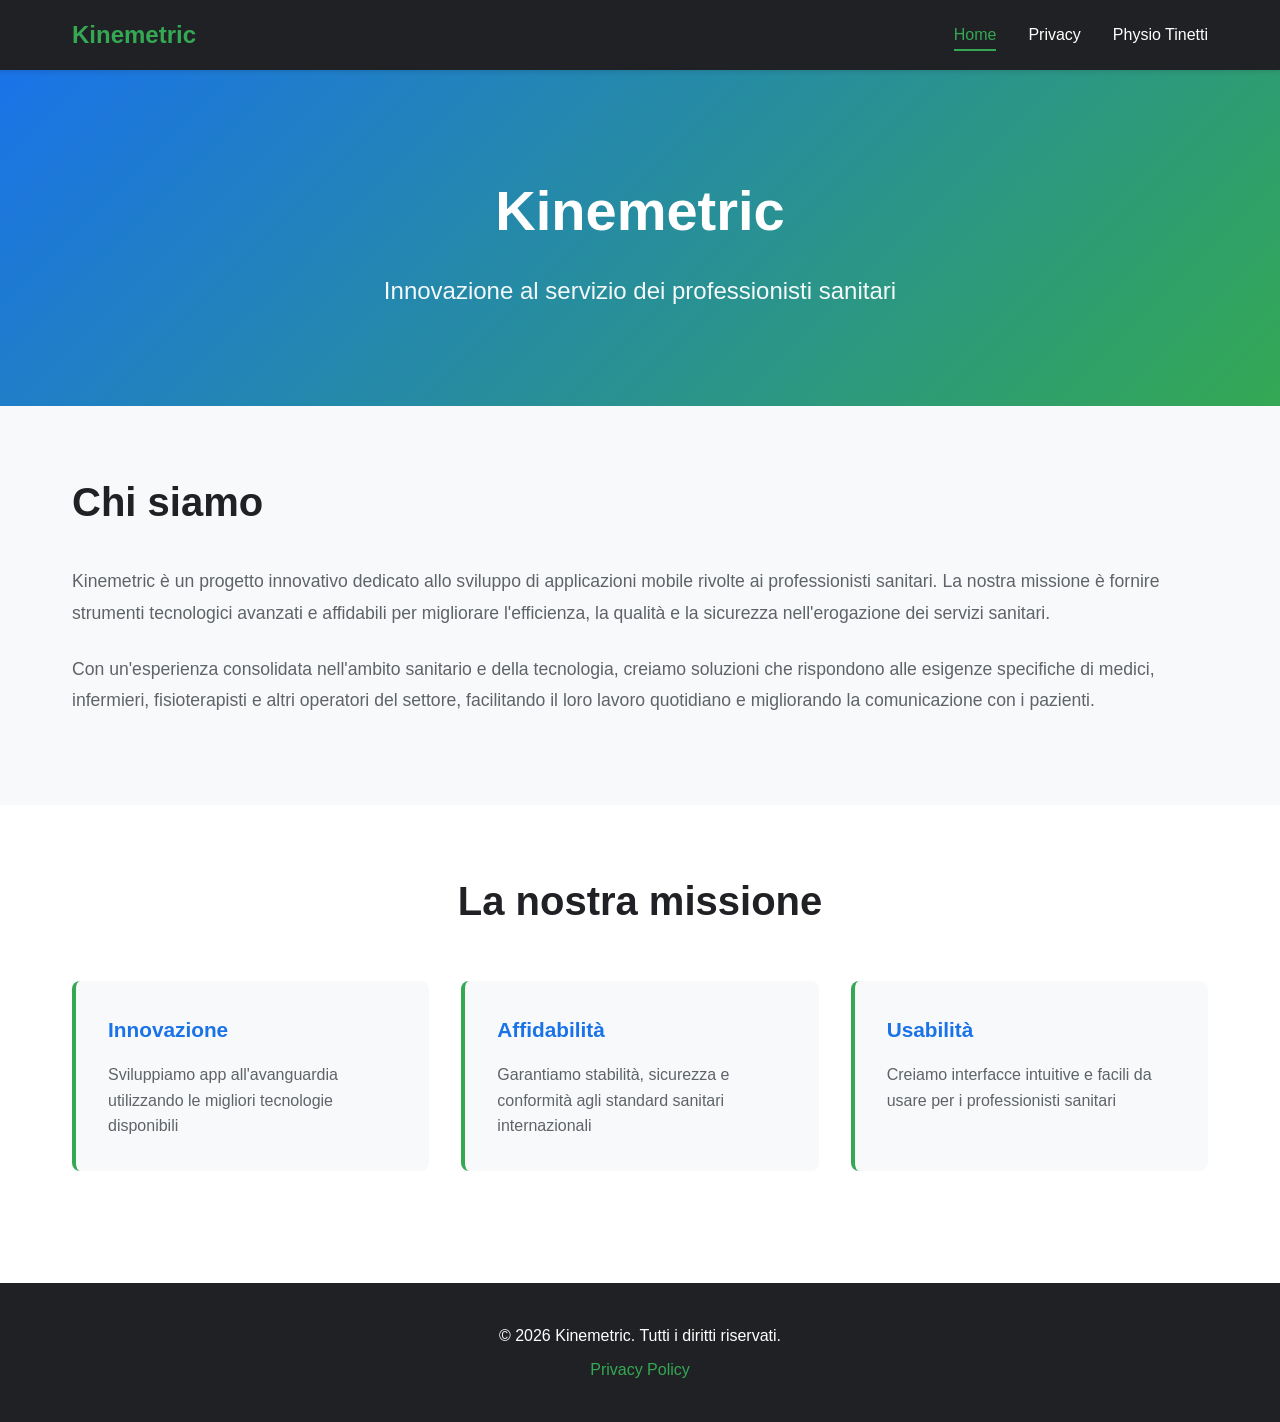
<file: index.html>
<!DOCTYPE html>
<html lang="it">
<head>
    <meta charset="UTF-8">
    <meta name="viewport" content="width=device-width, initial-scale=1.0">
    <title>Kinemetric - App per professionisti sanitari</title>
    <link rel="stylesheet" href="style.css">
</head>
<body>
    <nav class="navbar">
        <div class="nav-container">
            <a href="index.html" class="logo">Kinemetric</a>
            <ul class="nav-menu">
                <li><a href="index.html" class="active">Home</a></li>
                <li><a href="privacy.html">Privacy</a></li>
                <li><a href="physio-tinetti.html">Physio Tinetti</a></li>
            </ul>
        </div>
    </nav>

    <main>
        <section class="hero">
            <div class="hero-content">
                <h1>Kinemetric</h1>
                <p class="subtitle">Innovazione al servizio dei professionisti sanitari</p>
            </div>
        </section>

        <section class="about">
            <div class="container">
                <h2>Chi siamo</h2>
                <p>
                    Kinemetric è un progetto innovativo dedicato allo sviluppo di applicazioni mobile 
                    rivolte ai professionisti sanitari. La nostra missione è fornire strumenti tecnologici 
                    avanzati e affidabili per migliorare l'efficienza, la qualità e la sicurezza 
                    nell'erogazione dei servizi sanitari.
                </p>
                <p>
                    Con un'esperienza consolidata nell'ambito sanitario e della tecnologia, 
                    creiamo soluzioni che rispondono alle esigenze specifiche di medici, infermieri, 
                    fisioterapisti e altri operatori del settore, facilitando il loro lavoro quotidiano 
                    e migliorando la comunicazione con i pazienti.
                </p>
            </div>
        </section>

        <section class="mission">
            <div class="container">
                <h2>La nostra missione</h2>
                <div class="mission-grid">
                    <div class="mission-card">
                        <h3>Innovazione</h3>
                        <p>Sviluppiamo app all'avanguardia utilizzando le migliori tecnologie disponibili</p>
                    </div>
                    <div class="mission-card">
                        <h3>Affidabilità</h3>
                        <p>Garantiamo stabilità, sicurezza e conformità agli standard sanitari internazionali</p>
                    </div>
                    <div class="mission-card">
                        <h3>Usabilità</h3>
                        <p>Creiamo interfacce intuitive e facili da usare per i professionisti sanitari</p>
                    </div>
                </div>
            </div>
        </section>
    </main>

    <footer>
        <p>&copy; 2026 Kinemetric. Tutti i diritti riservati.</p>
        <p><a href="privacy.html">Privacy Policy</a></p>
    </footer>
</body>
</html>
</file>
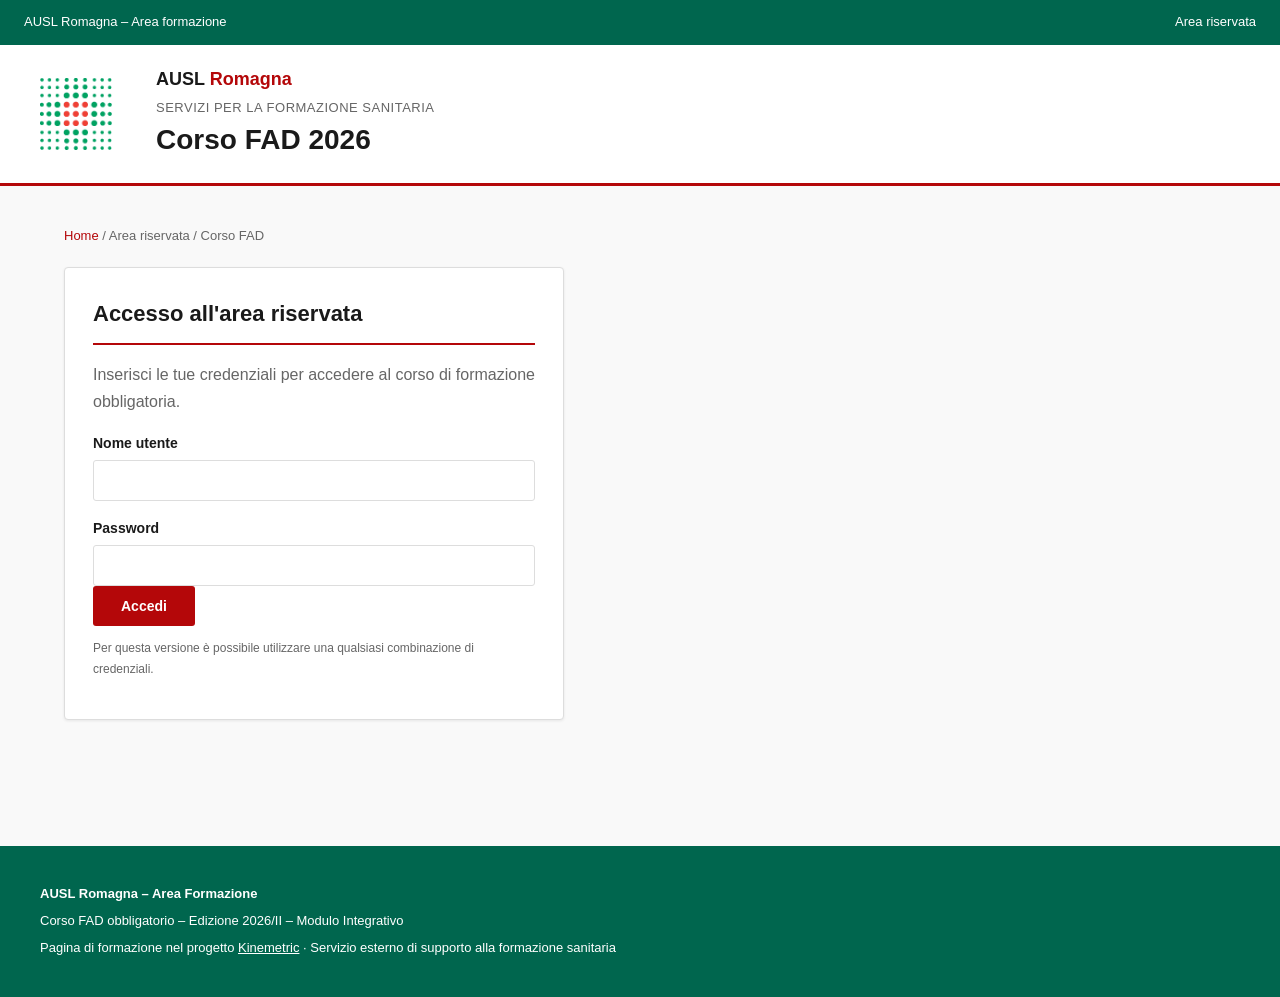
<file: corso-fad-2026.html>
<!DOCTYPE html>
<html lang="it">
<head>
<meta charset="UTF-8"><meta name="viewport" content="width=device-width, initial-scale=1.0"><meta name="robots" content="noindex, nofollow, noarchive"><title>AUSL Romagna – Area formazione FAD 2026</title>
<style>
:root{--red:#B40709;--green:#00664E;--dark:#1a1a1a;--light:#f9f9f9;--gray:#666;--border:#ddd}*{box-sizing:border-box;margin:0;padding:0}body{font-family:-apple-system,BlinkMacSystemFont,'Segoe UI',Roboto,sans-serif;color:var(--dark);background:var(--light);line-height:1.6}a{color:var(--red);text-decoration:none}a:hover{text-decoration:underline}.topbar{background:var(--green);color:#fff;padding:12px 24px;font-size:13px;display:flex;justify-content:space-between}.header{background:#fff;border-bottom:3px solid var(--red);padding:20px 24px}.header-inner{max-width:1200px;margin:auto;display:flex;align-items:center;gap:24px}.brand-logo{width:92px;height:72px;object-fit:contain;object-position:left center;flex:0 0 auto}.title h1{font-size:28px;color:var(--dark);font-weight:600}.title p{font-size:13px;color:var(--gray);text-transform:uppercase;letter-spacing:.5px;margin-top:4px}.container{max-width:1200px;margin:auto;padding:0 24px}main{min-height:calc(100vh - 300px)}.breadcrumb{color:var(--gray);font-size:13px;margin:20px 0;padding-top:20px}.banner{background:var(--green);color:#fff;padding:24px;border-radius:4px;margin-bottom:20px;font-size:14px}.banner strong{display:block;font-size:16px;margin-bottom:8px}.card{background:#fff;border:1px solid var(--border);border-radius:4px;padding:28px;margin-bottom:20px;box-shadow:0 1px 3px rgba(0,0,0,.08)}.card h2{color:var(--dark);font-size:22px;margin:0 0 16px;font-weight:600;border-bottom:2px solid var(--red);padding-bottom:12px}.card p{margin:12px 0;color:var(--gray);line-height:1.7}.meta{display:grid;grid-template-columns:repeat(auto-fit,minmax(200px,1fr));gap:16px;padding:16px 0;border-block:1px solid var(--border);margin:16px 0;font-size:13px;color:var(--gray)}.meta strong{color:var(--dark)}.video-container{background:#000;border-radius:4px;overflow:hidden;margin:20px 0;aspect-ratio:16/9;min-height:300px;box-shadow:0 2px 8px #0002}.video-container iframe,.video-container video{width:100%;height:100%;border:0}.progress-bar{background:#e0e0e0;height:6px;border-radius:2px;margin:16px 0;overflow:hidden}.progress-bar span{display:block;height:100%;background:var(--green);width:0;transition:width .3s}.status{padding:12px;background:#f0f8f5;border-left:4px solid var(--green);color:var(--green);font-weight:600;margin:16px 0;border-radius:2px}.login-card{max-width:500px}label{display:block;margin:16px 0 6px;font-weight:600;font-size:14px}input[type=text],input[type=password]{width:100%;padding:12px;border:1px solid var(--border);border-radius:3px;font:14px inherit}button{background:var(--red);color:#fff;border:0;padding:12px 28px;border-radius:3px;font-size:14px;font-weight:600;cursor:pointer}button:hover{background:#920507}.help-text{font-size:12px!important;color:var(--gray)!important}#course,#test-card,#results{display:none}.question{margin:24px 0;padding:20px;background:#fafafa;border-left:4px solid var(--green);border-radius:2px}.question-number{display:inline-block;background:var(--red);color:#fff;width:28px;height:28px;border-radius:50%;text-align:center;line-height:28px;font-weight:bold;margin-right:12px;font-size:12px}.question-text{font-weight:600;line-height:1.6}.answers{margin:16px 0 0 40px}.answer{margin:10px 0;display:flex;align-items:flex-start}.answer input{margin:3px 10px 0 0}.answer label{margin:0;font-weight:normal;cursor:pointer;flex:1}.answer input:checked+label{color:var(--red);font-weight:600}.quiz-submit{margin-top:24px;padding-top:24px;border-top:1px solid var(--border)}.submit-btn{background:var(--green);padding:14px 32px;font-size:16px}.results-box{background:#f0f8f5;border:2px solid var(--green);border-radius:4px;padding:24px;margin:20px 0}.results-box h3{color:var(--green)}.score-display{font-size:32px;font-weight:bold;color:var(--green);margin:12px 0}.result-msg{font-size:16px;margin:16px 0;line-height:1.7}.result-msg.pass{color:var(--red);font-weight:600;background:#fef5f5;padding:16px;border-radius:4px}.result-msg.fail{color:var(--red);font-weight:600;background:#fef5f5;padding:16px;border-radius:4px}.answer-review{padding:12px;margin:8px 0;border-left:4px solid var(--border);border-radius:2px}.answer-review.correct{border-left-color:var(--green);background:#f0f8f5}.answer-review.incorrect{border-left-color:var(--red);background:#fef5f5}.label.ok{color:var(--green)}.label.no{color:var(--red)}footer{background:var(--green);color:#fff;padding:32px 24px;margin-top:40px;font-size:13px}footer p{max-width:1200px;margin:6px auto}footer a{color:#fff;text-decoration:underline}@media(max-width:768px){.header-inner{gap:12px}.brand-logo{width:72px;height:58px}.title h1{font-size:20px}.meta{grid-template-columns:1fr}.answers{margin-left:0}}
</style>
</head>
<body>
<div class="topbar"><span>AUSL Romagna – Area formazione</span><span>Area riservata</span></div>
<header class="header"><div class="header-inner"><img class="brand-logo" src="assets/Logo.svg" alt="Logo del corso"><div class="title"><div style="font-size:18px;font-weight:bold">AUSL <span style="color:var(--red)">Romagna</span></div><p>Servizi per la formazione sanitaria</p><h1>Corso FAD 2026</h1></div></div></header>
<main class="container"><p class="breadcrumb"><a href="/">Home</a> / Area riservata / Corso FAD</p>
<section id="login"><div class="card login-card"><h2>Accesso all'area riservata</h2><p>Inserisci le tue credenziali per accedere al corso di formazione obbligatoria.</p><form id="login-form"><label for="user">Nome utente</label><input id="user" type="text" required><label for="pass">Password</label><input id="pass" type="password" required><button>Accedi</button><p class="help-text">Per questa versione è possibile utilizzare una qualsiasi combinazione di credenziali.</p></form></div></section>

<section id="course"><div class="banner"><strong>Corso FAD obbligatorio – Edizione 2026/II</strong>Modulo Integrativo – Materiale formativo</div><div class="card"><h2>Modulo Integrativo</h2><p>Guarda il video integralmente. Al termine della riproduzione sarà abilitato il test di verifica dell'apprendimento.</p><div class="meta"><span><strong>Modalità:</strong> Formazione a distanza online</span><span><strong>Durata:</strong> Circa 3 minuti</span><span><strong>Stato:</strong> <span id="state">In caricamento</span></span></div><div class="video-container"><video id="video-player" controls style="width:100%;height:100%;"><source src="assets/Corso%20FAD%20Anticorruzione.mp4" type="video/mp4">Il tuo browser non supporta la riproduzione di video HTML5.</video></div><div class="progress-bar"><span id="progress"></span></div><div id="status" class="status">Visualizza il video completamente per attivare il test</div></div>

<div id="test-card" class="card"><h2>Test di verifica dell'apprendimento</h2><p>Rispondi a tutte le 6 domande. È necessario ottenere almeno 5 risposte corrette per superare il test.</p><form id="quiz">

<div class="question"><div><span class="question-number">1</span><span class="question-text">Secondo l'Articolo 2 del Codice di Comportamento dell'AUSL Romagna, da quale confine geografico in poi scatta il divieto assoluto di accettare regalie alimentari?</span></div><div class="answers"><div class="answer"><input name="q1" type="radio" value="a" id="q1a"><label for="q1a">A sud del fiume Po</label></div><div class="answer"><input name="q1" type="radio" value="b" id="q1b"><label for="q1b">A sud della dorsale appenninica</label></div><div class="answer"><input name="q1" type="radio" value="c" id="q1c"><label for="q1c">Al di fuori dei confini della Provincia di Ravenna</label></div><div class="answer"><input name="q1" type="radio" value="d" id="q1d"><label for="q1d">A sud del fiume Rubicone</label></div></div></div>

<div class="question"><div><span class="question-number">2</span><span class="question-text">Quale elenco raggruppa correttamente i prodotti considerati "banditi"?</span></div><div class="answers"><div class="answer"><input name="q2" type="radio" value="a" id="q2a"><label for="q2a">Cime di rapa, broccoletti, tarallucci, friselle, orecchiette fresche, scamorze e olio extravergine pugliese, calabrese o siciliano</label></div><div class="answer"><input name="q2" type="radio" value="b" id="q2b"><label for="q2b">Riso del Delta del Po, aceto balsamico di Modena, parmigiano reggiano e prosciutto di Parma</label></div><div class="answer"><input name="q2" type="radio" value="c" id="q2c"><label for="q2c">Tortellini, lasagne, zabaione di Modena e mortadella Bologna</label></div><div class="answer"><input name="q2" type="radio" value="d" id="q2d"><label for="q2d">Cappelletti, piadina romagnola, salumi di Mora Romagnola, oli di Brisighella e formaggio di fossa</label></div></div></div>

<div class="question"><div><span class="question-number">3</span><span class="question-text">Quali sono i requisiti tassativi affinché i cappelletti possano essere accettati in deroga?</span></div><div class="answers"><div class="answer"><input name="q3" type="radio" value="a" id="q3a"><label for="q3a">Devono essere rigorosamente di magro o di carne e chiusi a mano da una rezadora certificata</label></div><div class="answer"><input name="q3" type="radio" value="b" id="q3b"><label for="q3b">Acquistati presso la grande distribuzione organizzata della Romagna</label></div><div class="answer"><input name="q3" type="radio" value="c" id="q3c"><label for="q3c">Solo ed esclusivamente di magro</label></div><div class="answer"><input name="q3" type="radio" value="d" id="q3d"><label for="q3d">Peso non superiore ai 5 grammi per pezzo</label></div></div></div>

<div class="question"><div><span class="question-number">4</span><span class="question-text">Quale condizione permette l'eccezione alla regola generale sull'olio extravergine d'oliva?</span></div><div class="answers"><div class="answer"><input name="q4" type="radio" value="a" id="q4a"><label for="q4a">Autorizzazione preventiva del Direttore di Unità Operativa per l'olio toscano o il Brisighello DOP</label></div><div class="answer"><input name="q4" type="radio" value="b" id="q4b"><label for="q4b">Qualsiasi olio con acidità inferiore allo 0,8%</label></div><div class="answer"><input name="q4" type="radio" value="c" id="q4c"><label for="q4c">Olio di semi di girasole spremuto a freddo</label></div><div class="answer"><input name="q4" type="radio" value="d" id="q4d"><label for="q4d">Certificazione biologica rilasciata da enti del Sud Italia</label></div></div></div>

<div class="question"><div><span class="question-number">5</span><span class="question-text">Quale procedura seguire se un fornitore tenta di regalare prodotti vietati come orecchiette o burrata?</span></div><div class="answers"><div class="answer"><input name="q5" type="radio" value="a" id="q5a"><label for="q5a">Archiviazione in magazzino refrigerato</label></div><div class="answer"><input name="q5" type="radio" value="b" id="q5b"><label for="q5b">Distruzione o confisca per il consumo collettivo</label></div><div class="answer"><input name="q5" type="radio" value="c" id="q5c"><label for="q5c">Restituzione immediata al mittente tramite corriere espresso a carico dell'azienda</label></div><div class="answer"><input name="q5" type="radio" value="d" id="q5d"><label for="q5d">Donazione obbligatoria alla mensa aziendale</label></div></div></div>

<div class="question"><div><span class="question-number">6</span><span class="question-text">Quali caratteristiche deve avere la piadina romagnola per essere autorizzata?</span></div><div class="answers"><div class="answer"><input name="q6" type="radio" value="a" id="q6a"><label for="q6a">A base di strutto o olio, tirata al mattarello con spessore minimo di 3 millimetri</label></div><div class="answer"><input name="q6" type="radio" value="b" id="q6b"><label for="q6b">Precottura e confezionamento in atmosfera protetta</label></div><div class="answer"><input name="q6" type="radio" value="c" id="q6c"><label for="q6c">Carne equina tritata nell'impasto</label></div><div class="answer"><input name="q6" type="radio" value="d" id="q6d"><label for="q6d">Esclusivamente olio extravergine d'oliva pugliese</label></div></div></div>

<div class="quiz-submit"><button class="submit-btn">Invia risposte e verifica risultati</button></div></form><div id="results"><div class="results-box"><h3>Risultati della verifica</h3><div class="score-display" id="score"></div><p id="message"></p></div><div id="review"></div></div></div></section></main>

<footer><p><strong>AUSL Romagna – Area Formazione</strong></p><p>Corso FAD obbligatorio – Edizione 2026/II – Modulo Integrativo</p><p>Pagina di formazione nel progetto <a href="https://www.kinemetric.eu">Kinemetric</a> · Servizio esterno di supporto alla formazione sanitaria</p></footer>

<script>
const loginForm=document.getElementById('login-form');loginForm.addEventListener('submit',e=>{e.preventDefault();document.getElementById('login').style.display='none';document.getElementById('course').style.display='block';window.scrollTo({top:0,behavior:'smooth'})});

const videoPlayer=document.getElementById('video-player');let videoEnded=false;

function updateProgress(){if(videoEnded||!videoPlayer)return;const duration=videoPlayer.duration;const currentTime=videoPlayer.currentTime;if(duration>0){document.getElementById('progress').style.width=(currentTime/duration*100)+'%';}setTimeout(updateProgress,500);}

function completeVideo(){document.getElementById('progress').style.width='100%';document.getElementById('state').textContent='Video completato';document.getElementById('status').textContent='✓ Video completato. Il test è pronto.';document.getElementById('test-card').style.display='block';}

videoPlayer.addEventListener('play',()=>{updateProgress();});videoPlayer.addEventListener('timeupdate',()=>{if(!videoEnded){updateProgress();}});videoPlayer.addEventListener('ended',()=>{videoEnded=true;completeVideo();});

document.getElementById('quiz').addEventListener('submit',e=>{e.preventDefault();const key={q1:'d',q2:'d',q3:'a',q4:'a',q5:'c',q6:'a'},letters=['A','B','C','D'];let n=0,html='';for(let i=1;i<=6;i++){const s=document.querySelector('input[name=q'+i+']:checked'),ok=s&&s.value===key['q'+i];if(ok)n++;html+='<div class="answer-review '+(ok?'correct':'incorrect')+'"><strong>Domanda '+i+':</strong> La tua risposta: '+(s?letters.indexOf(s.value.toUpperCase())+1:'Non risposto')+(ok?' <span class="label ok">✓ Corretta</span>':' <span class="label no">✗ Errata</span> – Risposta corretta: '+(letters.indexOf(key['q'+i].toUpperCase())+1))+'</div>'}document.getElementById('quiz').style.display='none';document.getElementById('results').style.display='block';document.getElementById('score').textContent='0/6 (0%)';const m=document.getElementById('message');m.textContent='Le hai sbagliate tutte, una come te poteva fare solo la fisioterapista della mutua. Ve beh ti regaliamo lo stesso l\'attestato, altrimenti perdi altro tempo per tentare di azzeccarle (che tanto non ci riesci)';m.className='result-msg fail';document.getElementById('review').innerHTML=html});
</script></body></html>
</file>
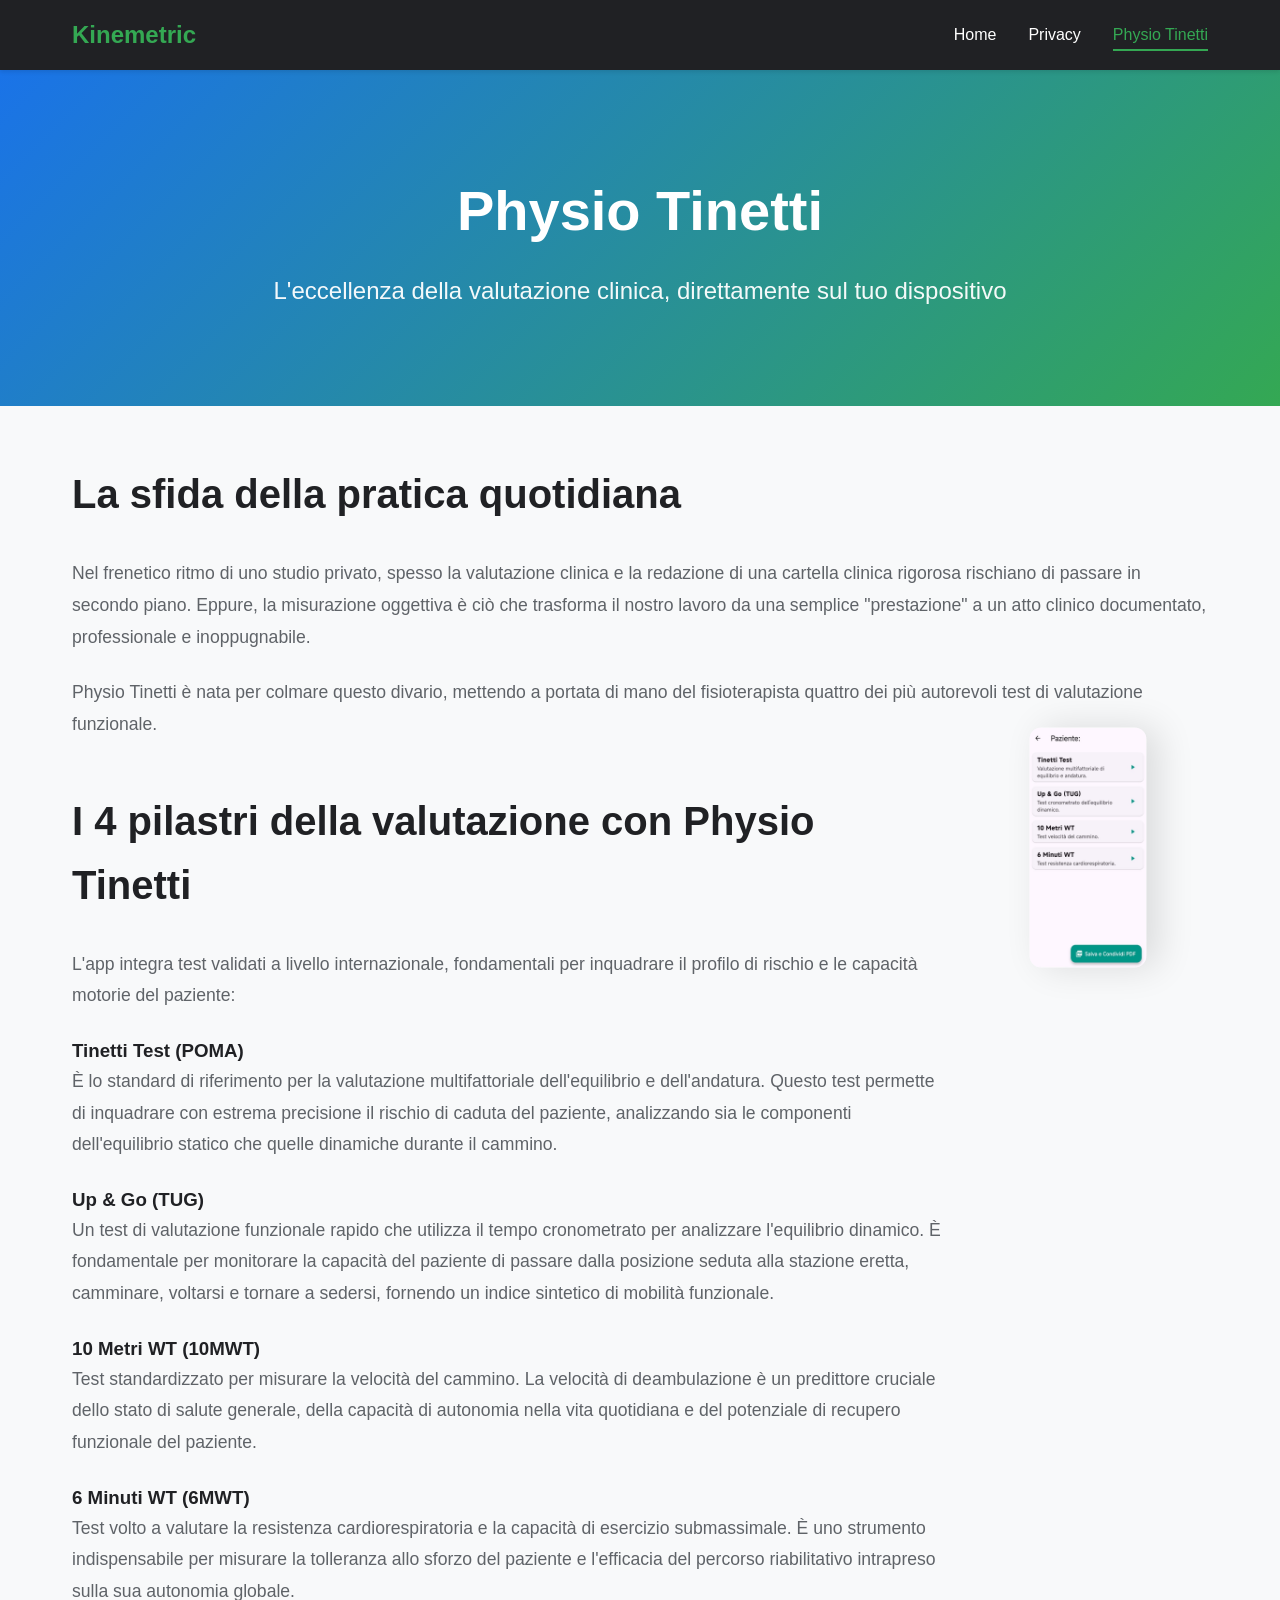
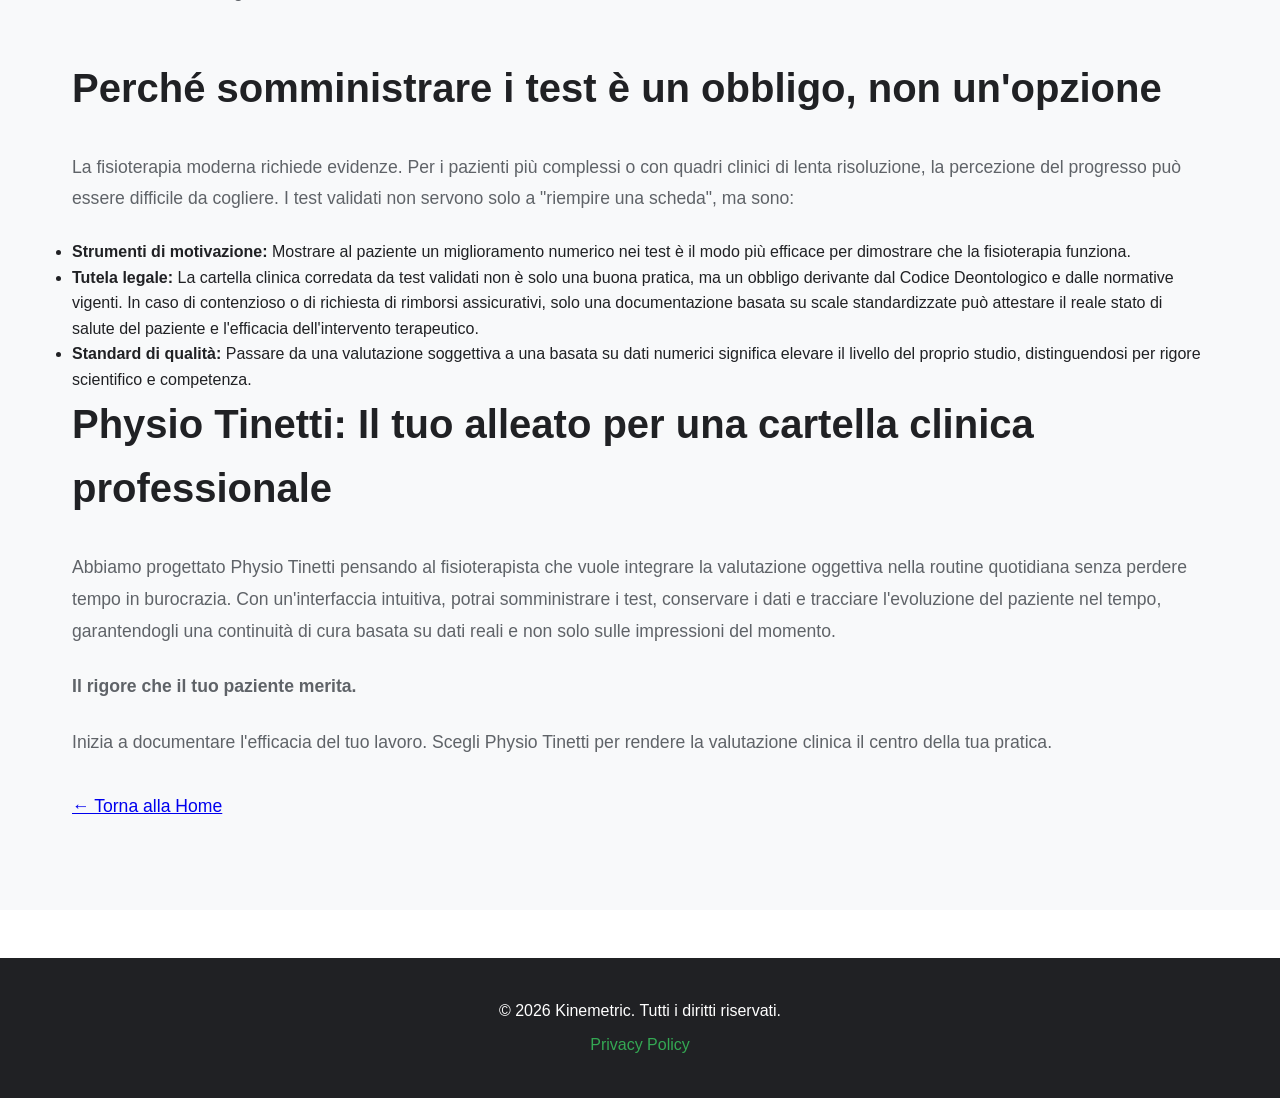
<file: physio-tinetti.html>
<!DOCTYPE html>
<html lang="it">
<head>
    <meta charset="UTF-8">
    <meta name="viewport" content="width=device-width, initial-scale=1.0">
    <title>Physio Tinetti – Kinemetric</title>
    <link rel="stylesheet" href="style.css">
</head>
<body>
    <nav class="navbar">
        <div class="nav-container">
            <a href="index.html" class="logo">Kinemetric</a>
            <ul class="nav-menu">
                <li><a href="index.html">Home</a></li>
                <li><a href="privacy.html">Privacy</a></li>
                <li><a href="physio-tinetti.html" class="active">Physio Tinetti</a></li>
            </ul>
        </div>
    </nav>

    <main>
        <section class="hero">
            <div class="hero-content">
                <h1>Physio Tinetti</h1>
                <p class="subtitle">L'eccellenza della valutazione clinica, direttamente sul tuo dispositivo</p>
            </div>
        </section>

        <section class="about" style="padding-top:2rem;">
            <div class="container">
                <div style="display:flex;gap:1.5rem;align-items:center;flex-wrap:wrap;margin:1.5rem 0;">
                <div style="flex:1;min-width:220px;">
                    <h2>La sfida della pratica quotidiana</h2>
                    <p>
                        Nel frenetico ritmo di uno studio privato, spesso la valutazione clinica e la redazione di una cartella clinica 
                        rigorosa rischiano di passare in secondo piano. Eppure, la misurazione oggettiva è ciò che trasforma il nostro lavoro 
                        da una semplice "prestazione" a un atto clinico documentato, professionale e inoppugnabile.
                    </p>
                    <p>
                        Physio Tinetti è nata per colmare questo divario, mettendo a portata di mano del fisioterapista quattro dei più autorevoli 
                        test di valutazione funzionale.
                    </p>
                </div>
            </div>

            <div style="display:flex;gap:1.5rem;align-items:flex-start;flex-wrap:wrap;margin:1.5rem 0;">
                <div style="flex:1;min-width:260px;">
                    <h2>I 4 pilastri della valutazione con Physio Tinetti</h2>
                    <p>
                        L'app integra test validati a livello internazionale, fondamentali per inquadrare il profilo di rischio e le capacità motorie del paziente:
                    </p>

                    <h3>Tinetti Test (POMA)</h3>
                    <p>
                        È lo standard di riferimento per la valutazione multifattoriale dell'equilibrio e dell'andatura. Questo test permette di inquadrare con estrema precisione il rischio di caduta del paziente, analizzando sia le componenti dell'equilibrio statico che quelle dinamiche durante il cammino.
                    </p>

                    <h3>Up & Go (TUG)</h3>
                    <p>
                        Un test di valutazione funzionale rapido che utilizza il tempo cronometrato per analizzare l'equilibrio dinamico. È fondamentale per monitorare la capacità del paziente di passare dalla posizione seduta alla stazione eretta, camminare, voltarsi e tornare a sedersi, fornendo un indice sintetico di mobilità funzionale.
                    </p>

                    <h3>10 Metri WT (10MWT)</h3>
                    <p>
                        Test standardizzato per misurare la velocità del cammino. La velocità di deambulazione è un predittore cruciale dello stato di salute generale, della capacità di autonomia nella vita quotidiana e del potenziale di recupero funzionale del paziente.
                    </p>

                    <h3>6 Minuti WT (6MWT)</h3>
                    <p>
                        Test volto a valutare la resistenza cardiorespiratoria e la capacità di esercizio submassimale. È uno strumento indispensabile per misurare la tolleranza allo sforzo del paziente e l'efficacia del percorso riabilitativo intrapreso sulla sua autonomia globale.
                    </p>
                </div>
                <div style="flex:0 0 240px; text-align:center;">
                    <img src="assets/physio-screens-1.jpg" alt="Physio Tinetti tests" style="width:1040px;max-width:100%;height:auto;border-radius:12px;box-shadow:0 12px 36px rgba(0,0,0,0.12);transform:rotate(-90deg);">
                </div>
            </div>

            <h2>Perché somministrare i test è un obbligo, non un'opzione</h2>
            <p>
                La fisioterapia moderna richiede evidenze. Per i pazienti più complessi o con quadri clinici di lenta risoluzione, la percezione del progresso può essere difficile da cogliere. I test validati non servono solo a "riempire una scheda", ma sono:
            </p>
            <ul>
                <li><strong>Strumenti di motivazione:</strong> Mostrare al paziente un miglioramento numerico nei test è il modo più efficace per dimostrare che la fisioterapia funziona.</li>
                <li><strong>Tutela legale:</strong> La cartella clinica corredata da test validati non è solo una buona pratica, ma un obbligo derivante dal Codice Deontologico e dalle normative vigenti. In caso di contenzioso o di richiesta di rimborsi assicurativi, solo una documentazione basata su scale standardizzate può attestare il reale stato di salute del paziente e l'efficacia dell'intervento terapeutico.</li>
                <li><strong>Standard di qualità:</strong> Passare da una valutazione soggettiva a una basata su dati numerici significa elevare il livello del proprio studio, distinguendosi per rigore scientifico e competenza.</li>
            </ul>

            <h2>Physio Tinetti: Il tuo alleato per una cartella clinica professionale</h2>
            <p>
                Abbiamo progettato Physio Tinetti pensando al fisioterapista che vuole integrare la valutazione oggettiva nella routine quotidiana senza perdere tempo in burocrazia. Con un'interfaccia intuitiva, potrai somministrare i test, conservare i dati e tracciare l'evoluzione del paziente nel tempo, garantendogli una continuità di cura basata su dati reali e non solo sulle impressioni del momento.
            </p>
            <p style="font-weight:700; margin-top:1rem;">Il rigore che il tuo paziente merita.</p>
            <p>Inizia a documentare l'efficacia del tuo lavoro. Scegli Physio Tinetti per rendere la valutazione clinica il centro della tua pratica.</p>

            <p style="margin-top:2rem;"><a href="index.html">← Torna alla Home</a></p>
        </section>
    </main>

    <footer>
        <p>&copy; 2026 Kinemetric. Tutti i diritti riservati.</p>
        <p><a href="privacy.html">Privacy Policy</a></p>
    </footer>
</body>
</html>
</file>
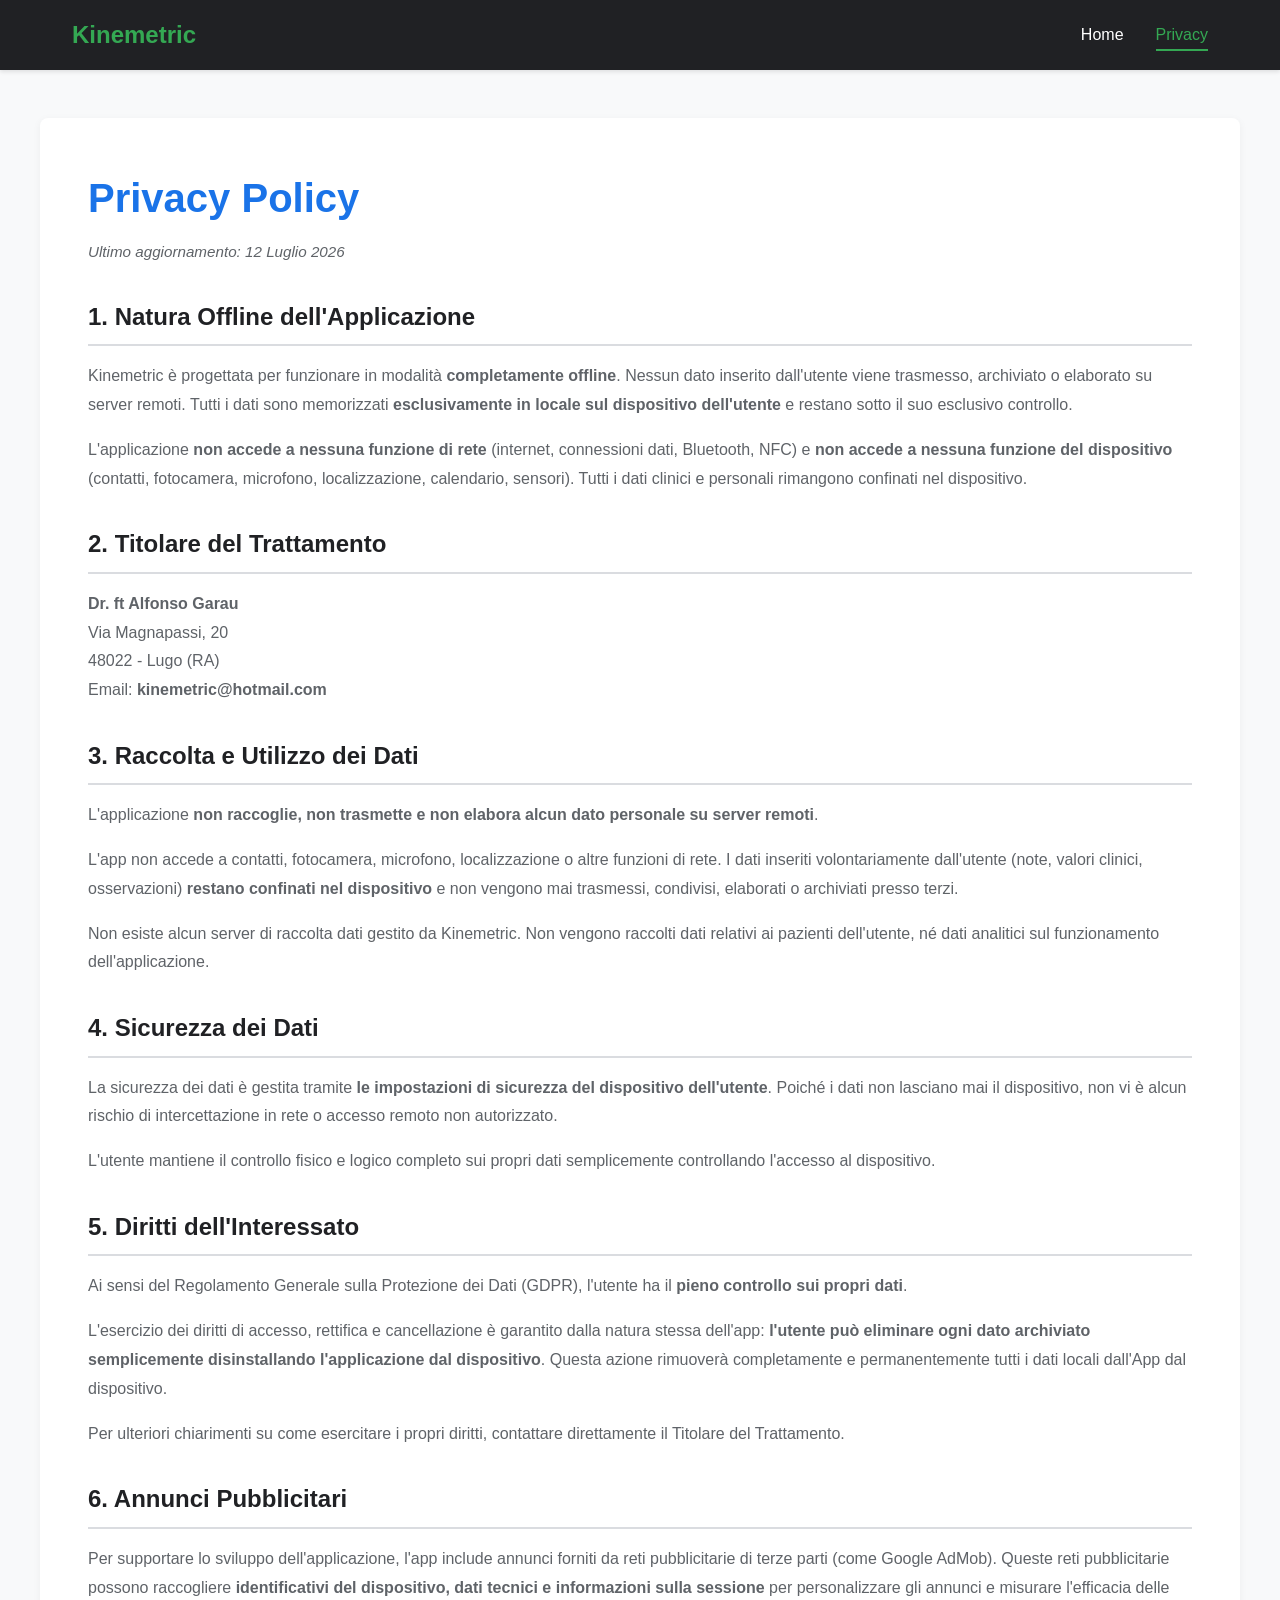
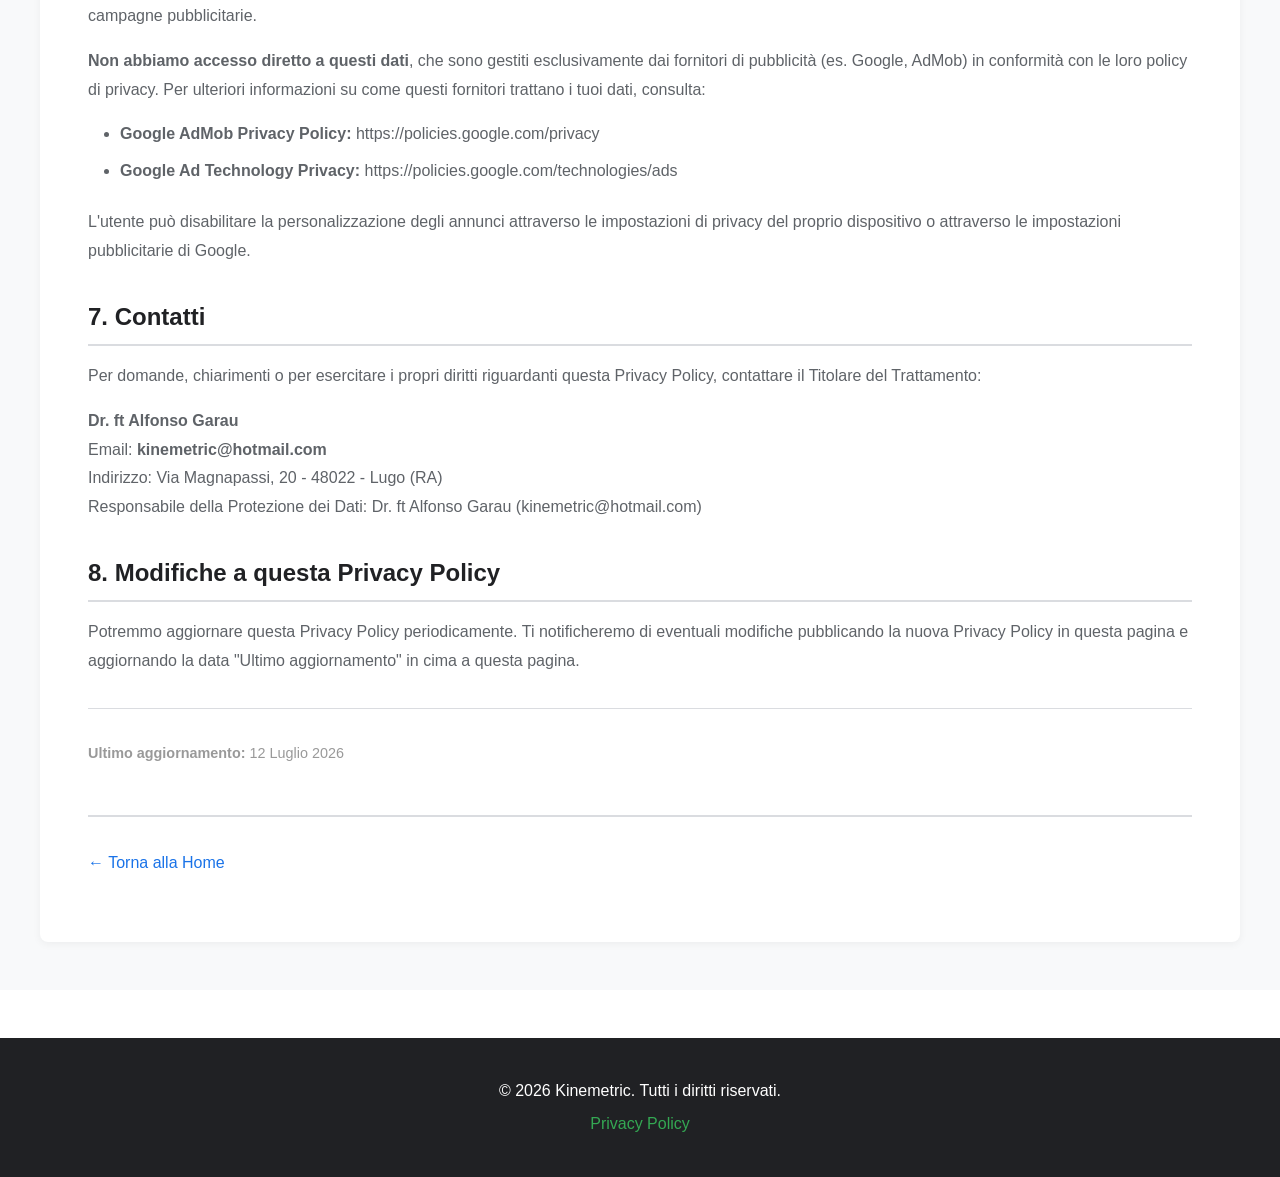
<file: privacy.html>
<!DOCTYPE html>
<html lang="it">
<head>
    <meta charset="UTF-8">
    <meta name="viewport" content="width=device-width, initial-scale=1.0">
    <title>Privacy Policy - Kinemetric</title>
    <link rel="stylesheet" href="style.css">
</head>
<body>
    <nav class="navbar">
        <div class="nav-container">
            <a href="index.html" class="logo">Kinemetric</a>
            <ul class="nav-menu">
                <li><a href="index.html">Home</a></li>
                <li><a href="privacy.html" class="active">Privacy</a></li>
            </ul>
        </div>
    </nav>

    <main>
        <section class="privacy-container">
            <div class="container">
                <h1>Privacy Policy</h1>
                <p class="last-updated">Ultimo aggiornamento: 12 Luglio 2026</p>

                <h2>1. Natura Offline dell'Applicazione</h2>
                <p>
                    Kinemetric è progettata per funzionare in modalità <strong>completamente offline</strong>. Nessun dato inserito dall'utente 
                    viene trasmesso, archiviato o elaborato su server remoti. Tutti i dati sono memorizzati <strong>esclusivamente in locale 
                    sul dispositivo dell'utente</strong> e restano sotto il suo esclusivo controllo.
                </p>
                <p>
                    L'applicazione <strong>non accede a nessuna funzione di rete</strong> (internet, connessioni dati, Bluetooth, NFC) e 
                    <strong>non accede a nessuna funzione del dispositivo</strong> (contatti, fotocamera, microfono, localizzazione, calendario, 
                    sensori). Tutti i dati clinici e personali rimangono confinati nel dispositivo.
                </p>

                <h2>2. Titolare del Trattamento</h2>
                <p>
                    <strong>Dr. ft Alfonso Garau</strong><br>
                    Via Magnapassi, 20<br>
                    48022 - Lugo (RA)<br>
                    Email: <strong>kinemetric@hotmail.com</strong>
                </p>

                <h2>3. Raccolta e Utilizzo dei Dati</h2>
                <p>
                    L'applicazione <strong>non raccoglie, non trasmette e non elabora alcun dato personale su server remoti</strong>. 
                </p>
                <p>
                    L'app non accede a contatti, fotocamera, microfono, localizzazione o altre funzioni di rete. I dati inseriti volontariamente 
                    dall'utente (note, valori clinici, osservazioni) <strong>restano confinati nel dispositivo</strong> e non vengono mai trasmessi, 
                    condivisi, elaborati o archiviati presso terzi.
                </p>
                <p>
                    Non esiste alcun server di raccolta dati gestito da Kinemetric. Non vengono raccolti dati relativi ai pazienti dell'utente, 
                    né dati analitici sul funzionamento dell'applicazione.
                </p>

                <h2>4. Sicurezza dei Dati</h2>
                <p>
                    La sicurezza dei dati è gestita tramite <strong>le impostazioni di sicurezza del dispositivo dell'utente</strong>. 
                    Poiché i dati non lasciano mai il dispositivo, non vi è alcun rischio di intercettazione in rete o accesso remoto non autorizzato.
                </p>
                <p>
                    L'utente mantiene il controllo fisico e logico completo sui propri dati semplicemente controllando l'accesso al dispositivo.
                </p>

                <h2>5. Diritti dell'Interessato</h2>
                <p>
                    Ai sensi del Regolamento Generale sulla Protezione dei Dati (GDPR), l'utente ha il <strong>pieno controllo sui propri dati</strong>.
                </p>
                <p>
                    L'esercizio dei diritti di accesso, rettifica e cancellazione è garantito dalla natura stessa dell'app: 
                    <strong>l'utente può eliminare ogni dato archiviato semplicemente disinstallando l'applicazione dal dispositivo</strong>. 
                    Questa azione rimuoverà completamente e permanentemente tutti i dati locali dall'App dal dispositivo.
                </p>
                <p>
                    Per ulteriori chiarimenti su come esercitare i propri diritti, contattare direttamente il Titolare del Trattamento.
                </p>

                <h2>6. Annunci Pubblicitari</h2>
                <p>
                    Per supportare lo sviluppo dell'applicazione, l'app include annunci forniti da reti pubblicitarie di terze parti 
                    (come Google AdMob). Queste reti pubblicitarie possono raccogliere <strong>identificativi del dispositivo, dati tecnici 
                    e informazioni sulla sessione</strong> per personalizzare gli annunci e misurare l'efficacia delle campagne pubblicitarie.
                </p>
                <p>
                    <strong>Non abbiamo accesso diretto a questi dati</strong>, che sono gestiti esclusivamente dai fornitori di pubblicità 
                    (es. Google, AdMob) in conformità con le loro policy di privacy. Per ulteriori informazioni su come questi fornitori 
                    trattano i tuoi dati, consulta:
                </p>
                <ul>
                    <li><strong>Google AdMob Privacy Policy:</strong> https://policies.google.com/privacy</li>
                    <li><strong>Google Ad Technology Privacy:</strong> https://policies.google.com/technologies/ads</li>
                </ul>
                <p>
                    L'utente può disabilitare la personalizzazione degli annunci attraverso le impostazioni di privacy del proprio dispositivo 
                    o attraverso le impostazioni pubblicitarie di Google.
                </p>

                <h2>7. Contatti</h2>
                <p>
                    Per domande, chiarimenti o per esercitare i propri diritti riguardanti questa Privacy Policy, contattare il Titolare del Trattamento:
                </p>
                <p>
                    <strong>Dr. ft Alfonso Garau</strong><br>
                    Email: <strong>kinemetric@hotmail.com</strong><br>
                    Indirizzo: Via Magnapassi, 20 - 48022 - Lugo (RA)<br>
                    Responsabile della Protezione dei Dati: Dr. ft Alfonso Garau (kinemetric@hotmail.com)
                </p>

                <h2>8. Modifiche a questa Privacy Policy</h2>
                <p>
                    Potremmo aggiornare questa Privacy Policy periodicamente. Ti notificheremo di eventuali modifiche pubblicando 
                    la nuova Privacy Policy in questa pagina e aggiornando la data "Ultimo aggiornamento" in cima a questa pagina.
                </p>

                <hr style="margin: 2rem 0; border: none; border-top: 1px solid var(--border-color);">
                
                <p style="font-size: 0.9rem; color: #999; margin-top: 2rem;">
                    <strong>Ultimo aggiornamento:</strong> 12 Luglio 2026
                </p>

                <div class="privacy-footer">
                    <p>
                        <a href="index.html">← Torna alla Home</a>
                    </p>
                </div>
            </div>
        </section>
    </main>

    <footer>
        <p>&copy; 2026 Kinemetric. Tutti i diritti riservati.</p>
        <p><a href="privacy.html">Privacy Policy</a></p>
    </footer>
</body>
</html>
</file>
<file: style.css>
* {
    margin: 0;
    padding: 0;
    box-sizing: border-box;
}

:root {
    --primary-color: #1a73e8;
    --secondary-color: #34a853;
    --dark-color: #202124;
    --light-color: #f8f9fa;
    --text-color: #202124;
    --border-color: #dadce0;
}

body {
    font-family: -apple-system, BlinkMacSystemFont, 'Segoe UI', Roboto, 'Helvetica Neue', Arial, sans-serif;
    color: var(--text-color);
    line-height: 1.6;
    background-color: #ffffff;
}

/* Navigation */
.navbar {
    background-color: var(--dark-color);
    padding: 1rem 0;
    position: sticky;
    top: 0;
    z-index: 100;
    box-shadow: 0 2px 4px rgba(0, 0, 0, 0.1);
}

.nav-container {
    max-width: 1200px;
    margin: 0 auto;
    padding: 0 2rem;
    display: flex;
    justify-content: space-between;
    align-items: center;
}

.logo {
    font-size: 1.5rem;
    font-weight: bold;
    color: var(--secondary-color);
    text-decoration: none;
    transition: color 0.3s ease;
}

.logo:hover {
    color: #2d8659;
}

.nav-menu {
    display: flex;
    list-style: none;
    gap: 2rem;
}

.nav-menu a {
    color: #ffffff;
    text-decoration: none;
    font-weight: 500;
    transition: color 0.3s ease;
    position: relative;
}

.nav-menu a:hover,
.nav-menu a.active {
    color: var(--secondary-color);
}

.nav-menu a.active::after {
    content: '';
    position: absolute;
    bottom: -0.5rem;
    left: 0;
    right: 0;
    height: 2px;
    background-color: var(--secondary-color);
}

/* Main content */
main {
    min-height: calc(100vh - 200px);
}

.container {
    max-width: 1200px;
    margin: 0 auto;
    padding: 0 2rem;
}

/* Hero section */
.hero {
    background: linear-gradient(135deg, var(--primary-color) 0%, var(--secondary-color) 100%);
    color: white;
    padding: 6rem 2rem;
    text-align: center;
}

.hero-content h1 {
    font-size: 3.5rem;
    margin-bottom: 1rem;
    font-weight: 700;
}

.subtitle {
    font-size: 1.5rem;
    font-weight: 300;
    opacity: 0.95;
}

/* About section */
.about {
    padding: 4rem 0;
    background-color: var(--light-color);
}

.about h2,
.mission h2,
.privacy-container h1 {
    font-size: 2.5rem;
    margin-bottom: 2rem;
    color: var(--dark-color);
}

.about p {
    font-size: 1.1rem;
    margin-bottom: 1.5rem;
    line-height: 1.8;
    color: #5f6368;
}

/* Mission section */
.mission {
    padding: 4rem 0;
    background-color: #ffffff;
}

.mission h2 {
    text-align: center;
}

.mission-grid {
    display: grid;
    grid-template-columns: repeat(auto-fit, minmax(300px, 1fr));
    gap: 2rem;
    margin-top: 3rem;
}

.mission-card {
    background-color: var(--light-color);
    padding: 2rem;
    border-radius: 8px;
    border-left: 4px solid var(--secondary-color);
    transition: transform 0.3s ease, box-shadow 0.3s ease;
}

.mission-card:hover {
    transform: translateY(-5px);
    box-shadow: 0 8px 16px rgba(0, 0, 0, 0.1);
}

.mission-card h3 {
    color: var(--primary-color);
    margin-bottom: 1rem;
    font-size: 1.3rem;
}

.mission-card p {
    color: #5f6368;
    line-height: 1.6;
}

/* Privacy section */
.privacy-container {
    padding: 3rem 0;
    background-color: var(--light-color);
}

.privacy-container .container {
    background-color: white;
    padding: 3rem;
    border-radius: 8px;
    box-shadow: 0 2px 8px rgba(0, 0, 0, 0.05);
}

.privacy-container h1 {
    color: var(--primary-color);
    margin-bottom: 0.5rem;
}

.last-updated {
    color: #5f6368;
    font-size: 0.95rem;
    margin-bottom: 2rem;
    font-style: italic;
}

.privacy-container h2 {
    font-size: 1.5rem;
    color: var(--dark-color);
    margin-top: 2rem;
    margin-bottom: 1rem;
    border-bottom: 2px solid var(--border-color);
    padding-bottom: 0.5rem;
}

.privacy-container h3 {
    font-size: 1.1rem;
    color: var(--primary-color);
    margin-top: 1.5rem;
    margin-bottom: 0.75rem;
}

.privacy-container p {
    margin-bottom: 1rem;
    color: #5f6368;
    line-height: 1.8;
}

.privacy-container ul,
.privacy-container ol {
    margin-left: 2rem;
    margin-bottom: 1.5rem;
}

.privacy-container li {
    margin-bottom: 0.75rem;
    color: #5f6368;
    line-height: 1.6;
}

.privacy-footer {
    margin-top: 3rem;
    padding-top: 2rem;
    border-top: 2px solid var(--border-color);
}

.privacy-footer a {
    color: var(--primary-color);
    text-decoration: none;
    font-weight: 500;
    transition: color 0.3s ease;
}

.privacy-footer a:hover {
    color: var(--secondary-color);
}

/* Footer */
footer {
    background-color: var(--dark-color);
    color: #ffffff;
    text-align: center;
    padding: 2rem;
    margin-top: 3rem;
}

footer p {
    margin: 0.5rem 0;
}

footer a {
    color: var(--secondary-color);
    text-decoration: none;
    transition: color 0.3s ease;
}

footer a:hover {
    color: #2d8659;
}

/* Responsive */
@media (max-width: 768px) {
    .nav-menu {
        gap: 1rem;
    }

    .hero-content h1 {
        font-size: 2.5rem;
    }

    .subtitle {
        font-size: 1.1rem;
    }

    .about h2,
    .mission h2,
    .privacy-container h1 {
        font-size: 1.8rem;
    }

    .mission-grid {
        grid-template-columns: 1fr;
    }

    .privacy-container .container {
        padding: 2rem 1rem;
    }

    .container {
        padding: 0 1rem;
    }
}

@media (max-width: 480px) {
    .nav-container {
        padding: 0 1rem;
    }

    .logo {
        font-size: 1.2rem;
    }

    .nav-menu {
        gap: 0.5rem;
    }

    .nav-menu a {
        font-size: 0.9rem;
    }

    .hero-content h1 {
        font-size: 2rem;
    }

    .subtitle {
        font-size: 1rem;
    }

    .about h2,
    .mission h2,
    .privacy-container h1 {
        font-size: 1.5rem;
    }
}
</file>
